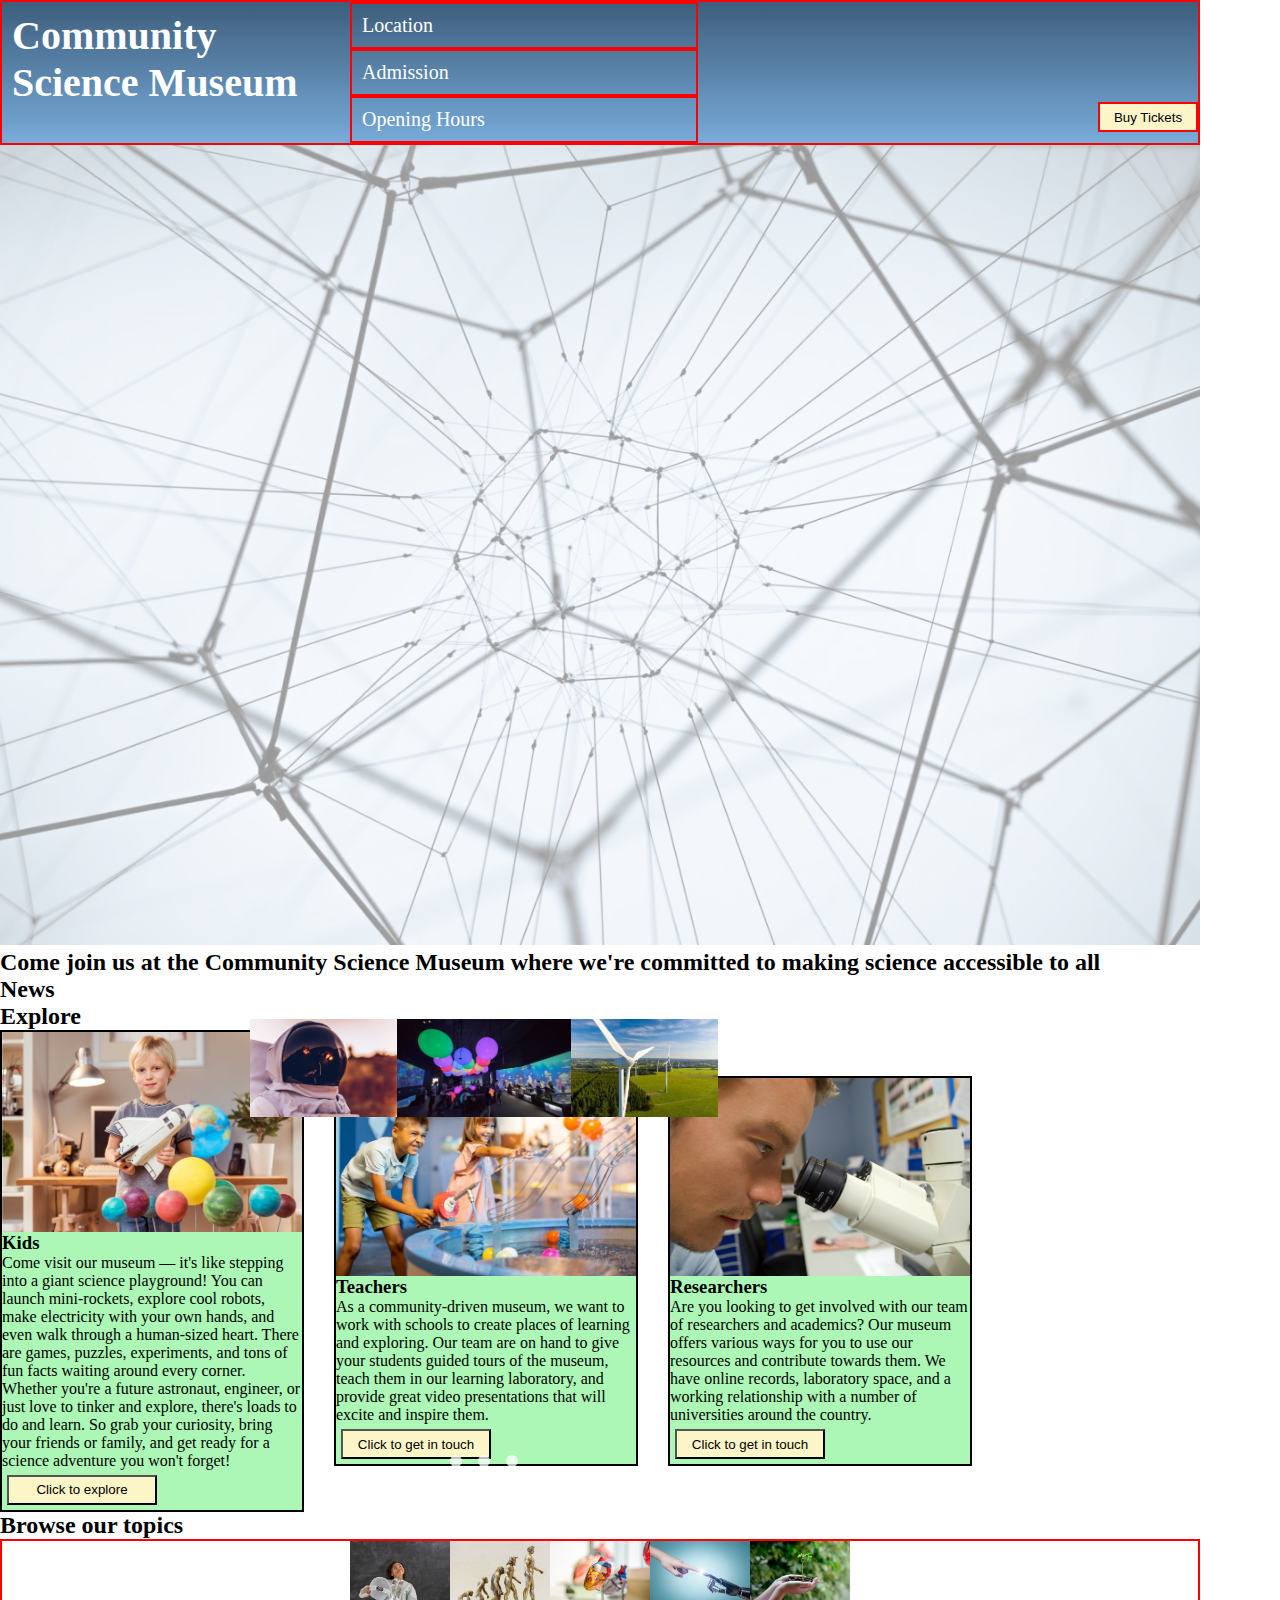
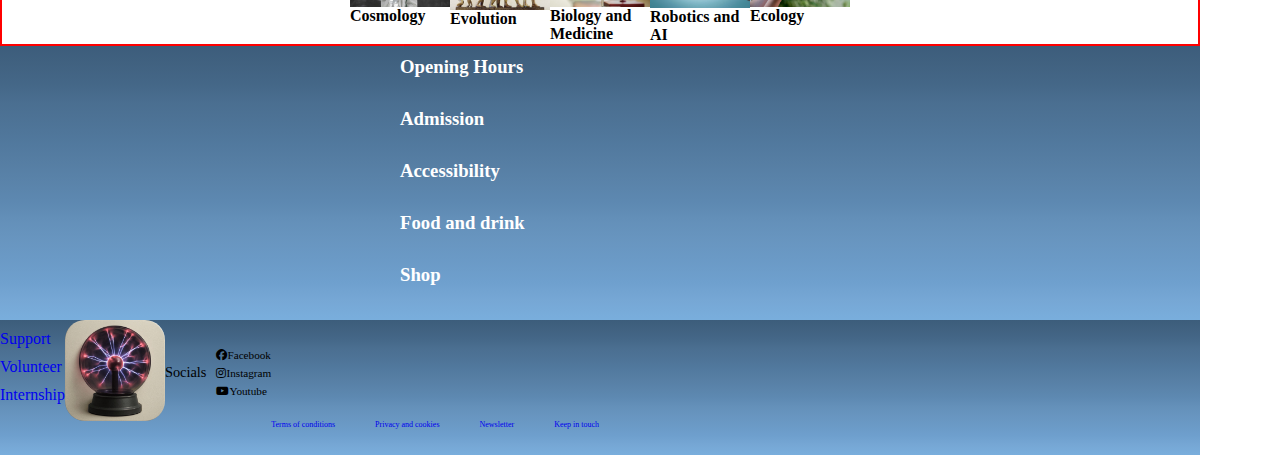
<file: index.html>
<!DOCTYPE html>
<html lang="en">
<head>
    <meta charset="UTF-8">
    <meta name="viewport" content="width=device-width, initial-scale=1.0">
    <meta name="description" content="Explore hands-on science exhibits, interactive experiments, and fun learning adventures for kids ages 7-15 at our science museum—where curiosity comes to life.">
    <title>Community Science Museum</title>
    <link rel="icon" type="image/png" sizes="32x32" href="/favicon_io/favicon-32x32.png">
    
    <link rel="stylesheet" href="/css/style.css">
    <link rel="stylesheet" href="/css/variables.css">
    <link rel="stylesheet" href="/css/media.css">
    <link rel="stylesheet" href="https://cdnjs.cloudflare.com/ajax/libs/font-awesome/6.7.2/css/all.min.css" integrity="sha512-Evv84Mr4kqVGRNSgIGL/F/aIDqQb7xQ2vcrdIwxfjThSH8CSR7PBEakCr51Ck+w+/U6swU2Im1vVX0SVk9ABhg==" crossorigin="anonymous" referrerpolicy="no-referrer">
</head>
<body>
 <header>
    <input type="checkbox" id="menu-checkbox">
    <label for="menu-checkbox" class="hamburger-icon"><i class="fa-solid fa-bars"></i></label>
    <nav>
        <a href="index.html"><h1>Community Science Museum</h1></a>
        <ul>
            <li><a href="#location">Location</a></li>
            <li><a href="#admission">Admission</a></li>
            <li><a href="#opening-hours">Opening Hours</a></li>
        </ul>
        <button>Buy Tickets</button>
    </nav>
 </header> 
 <main>
    <div class="front-page">
        <img src="images/william-bout-264826.jpg" alt="">
        <h2>Come join us at the Community Science Museum where we're committed to making science accessible to all</h2>
    </div>
        <h2>News</h2>
    <section class="container">
        <div class="slider-wrapper">
            <div class="slider">
                <a href="aeronautics.html"><img src="images/6.jpg" alt="" id="slide-1"></a>
                <a href="night.html"><img src="images/11.jpg" alt="" id="slide-2"></a>
                <a href="energetics.html"><img src="images/9.jpg" alt="" id="slide-3"></a>
            </div>
            <div class="slider-nav">
                <a href="#slide-1"></a>
                <a href="#slide-2"></a>
                <a href="#slide-3"></a>
            </div>
        </div>
     </section>
        <h2>Explore</h2>
    <section class="info-card-wrapper">
        <article class="info-card">
            <img src="images/5.jpg" alt="">
            <h3>Kids</h3>
            <p>Come visit our museum — it's like stepping into a giant science playground! You can launch mini-rockets, explore cool robots, make electricity with your own hands, and even walk through a human-sized heart. There are games, puzzles, experiments, and tons of fun facts waiting around every corner. Whether you're a future astronaut, engineer, or just love to tinker and explore, there's loads to do and learn. So grab your curiosity, bring your friends or family, and get ready for a science adventure you won't forget!</p>
            <button>Click to explore</button>
        </article>
        <article class="info-card">
            <img src="images/18.jpg" alt="">
            <h3>Teachers</h3>
            <p>As a community-driven museum, we want to work with schools to create places of learning and exploring. Our team are on hand to give your students guided tours of the museum, teach them in our learning laboratory, and provide great video presentations that will excite and inspire them.
            </p>
            <button>Click to get in touch</button>
        </article>
        <article class="info-card">
            <img src="images/people-219985_1280.jpg" alt="">
            <h3>Researchers</h3>
            <p>Are you looking to get involved with our team of researchers and academics? Our museum offers various ways for you to use our resources and contribute towards them. We have online records, laboratory space, and a working relationship with a number of universities around the country.</p>
            <button>Click to get in touch</button>
        </article>
    </section>
    <div class="topic-headline">
        <h2>Browse our topics</h2>
    </div>
    <section class="topic-cards">
        <article>
            <img src="images/4.jpg" alt="">
            <p>Cosmology</p>
        </article>
        <article>
            <img src="/images/22.jpg" alt="">
            <p>Evolution</p>
        </article>
        <article>
            <img src="/images/heart-2607178_1920.jpg" alt="">
            <p>Biology and Medicine</p>
        </article>
        <article>
            <img src="/images/24.jpg" alt="">
            <p>Robotics and AI</p>
        </article>
        <article>
            <img src="/images/23.jpg" alt="">
            <p>Ecology</p>
        </article>
    </section>
    <section class="information">
        <div class="map" id="location">
            <p>Kjelsåsveien 143, 0491 Oslo</p>
            <iframe src="https://www.google.com/maps/embed?pb=!1m18!1m12!1m3!1d15977.051718134016!2d10.783515940264323!3d59.96314273116476!2m3!1f0!2f0!3f0!3m2!1i1024!2i768!4f13.1!3m3!1m2!1s0x464171e7ee7ede69%3A0x3f728e95cf11fb30!2sNorwegian%20Museum%20of%20Science%20and%20Technology!5e0!3m2!1sen!2sno!4v1746216249233!5m2!1sen!2sno" width="350" height="250" style="border:0;" allowfullscreen="" loading="lazy" referrerpolicy="no-referrer-when-downgrade"></iframe>
        </div>
        <div>
            <div id="opening-hours">
                <h3>Opening Hours</h3>
                <p>Monday-Friday: 10:00-16:00</p>
                <p>Saturday: 11:00-15:00</p>
                <p>Sunday: 12:00-15:00</p>
            </div>
            <div id="admission">
                <h3>Admission</h3>
                <p>The entrance is free for all.
                    There are guided tours of the museum that leave every hour. These tours are 70 NOK per person and include a handy printed guide of the museum.
                    If you would like to organise a guided tour for your group of 6 or more people, please contact us to arrange the tour.</p>
            </div>
            <div>
                <h3>Accessibility</h3>
                <p>The museum has wheelchair accessibility ramps. It also has audio guides and braille display signs for the visually impaired.</p>
            </div>
            <div>
                <h3>Food and drink</h3>
                <p>There is a café attached to the museum where you can get light lunches, soft drinks, coffee, snacks and more.</p>
            </div>
            <div>
                <h3>Shop</h3>
                <p>Our shop offers a range of memorabilia from the museum as well as great gifts and activity packs that allow you to continue to explore science even after you've left the museum.</p>
            </div>
        </div>
    </section>
</main> 

<footer class="footer">
    <div class="top-section">
        <div class="left-side">
            <ul>
                <li><a href="temporary.html">Support</a></li>
                <li><a href="temporary.html">Volunteer</a></li>
                <li><a href="temporary.html">Internship</a></li>
            </ul>
        </div>  
    <div class="logo-container">
        <img class="logo" src="images/logo.jpg" alt="plasma globe">
    </div>
        <div class="social-icons">
            <p>Socials</p>
            <div class="icons">
                <li><a href="https://www.facebook.com/"><i class="fa-brands fa-facebook"></i>Facebook</a></li>
                <li><a href="https://www.instagram.com/"><i class="fa-brands fa-instagram"></i>Instagram</a></li>
                <li><a href="https://www.youtube.com/"><i class="fa-brands fa-youtube"></i>Youtube</a></li>
            </div>
        </div>
    </div>
    <div class="bottom-links">
        <ul>
            <li><a href="temporary.html">Terms of conditions</a></li>
            <li><a href="temporary.html">Privacy and cookies</a></li>
            <li><a href="temporary.html">Newsletter</a></li>
            <li><a href="temporary.html">Keep in touch</a></li>
        </ul>
    </div>
    
</footer>
</body>
</html>
</file>
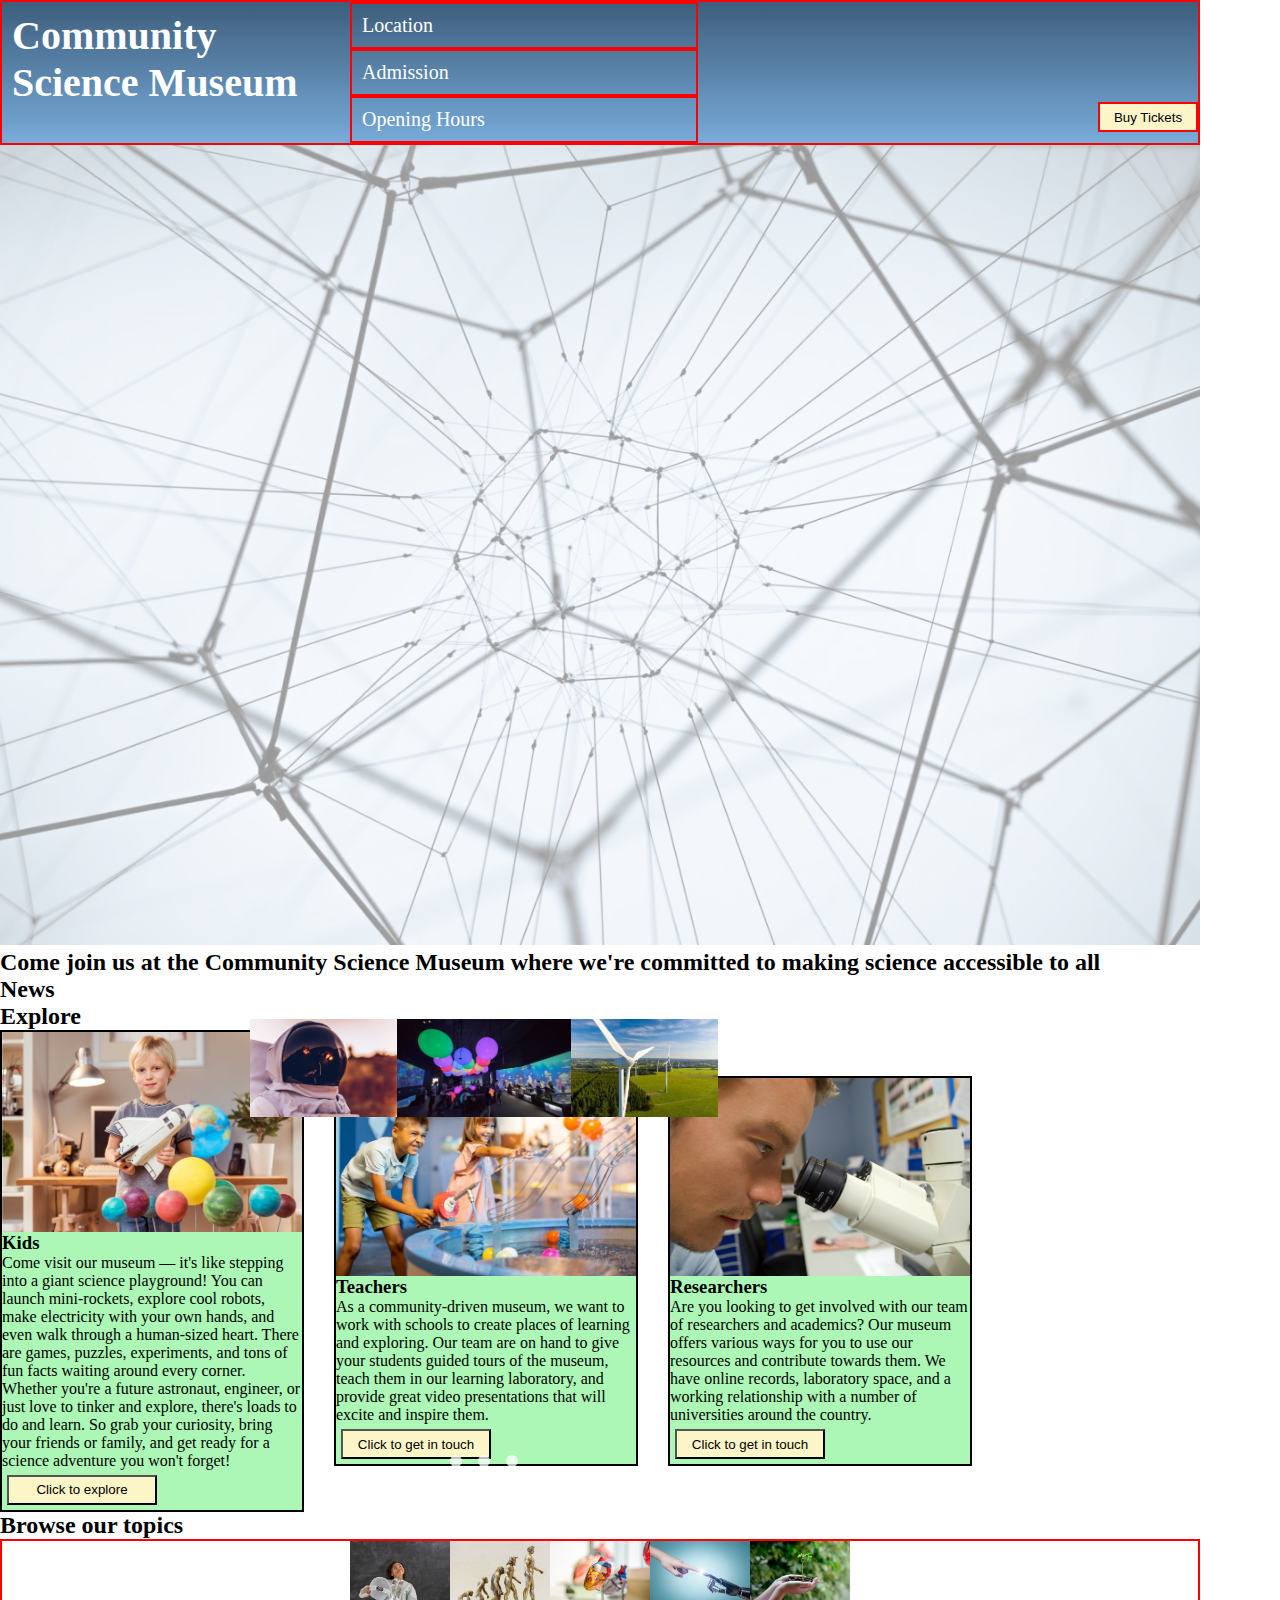
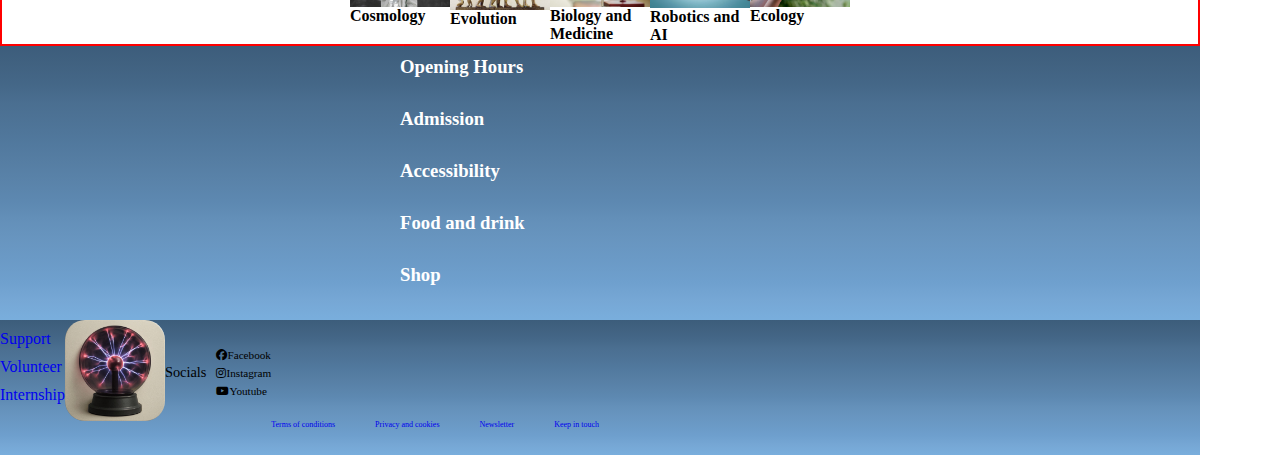
<file: Semester project/index.html>
<!DOCTYPE html>
<html lang="en">
<head>
    <meta charset="UTF-8">
    <meta name="viewport" content="width=device-width, initial-scale=1.0">
    <meta name="description" content="Explore hands-on science exhibits, interactive experiments, and fun learning adventures for kids ages 7-15 at our science museum—where curiosity comes to life.">
    <title>Community Science Museum</title>
    <link rel="apple-touch-icon" sizes="180x180" href="/favicon_io/apple-touch-icon.png">
    <link rel="icon" type="image/png" sizes="32x32" href="/favicon_io/favicon-32x32.png">
    <link rel="icon" type="image/png" sizes="16x16" href="/favicon_io/favicon-16x16.png">
    <link rel="manifest" href="/favicon_io/site.webmanifest">
    <link rel="stylesheet" href="/css/style.css">
    <link rel="stylesheet" href="/css/variables.css">
    <link rel="stylesheet" href="/css/media.css">
    <link rel="stylesheet" href="https://cdnjs.cloudflare.com/ajax/libs/font-awesome/6.7.2/css/all.min.css" integrity="sha512-Evv84Mr4kqVGRNSgIGL/F/aIDqQb7xQ2vcrdIwxfjThSH8CSR7PBEakCr51Ck+w+/U6swU2Im1vVX0SVk9ABhg==" crossorigin="anonymous" referrerpolicy="no-referrer">
</head>
<body>
 <header>
    <input type="checkbox" id="menu-checkbox">
    <label for="menu-checkbox" class="hamburger-icon"><i class="fa-solid fa-bars"></i></label>
    <nav>
        <a href="index.html"><h1>Community Science Museum</h1></a>
        <ul>
            <li><a href="#location">Location</a></li>
            <li><a href="#admission">Admission</a></li>
            <li><a href="#opening-hours">Opening Hours</a></li>
        </ul>
        <button>Buy Tickets</button>
    </nav>
 </header> 
 <main>
    <div class="front-page">
        <img src="images/william-bout-264826.jpg" alt="">
        <h2>Come join us at the Community Science Museum where we're committed to making science accessible to all</h2>
    </div>
        <h2>News</h2>
    <section class="container">
        <div class="slider-wrapper">
            <div class="slider">
                <a href="aeronautics.html"><img src="images/6.jpg" alt="" id="slide-1"></a>
                <a href="night.html"><img src="images/11.jpg" alt="" id="slide-2"></a>
                <a href="energetics.html"><img src="images/9.jpg" alt="" id="slide-3"></a>
            </div>
            <div class="slider-nav">
                <a href="#slide-1"></a>
                <a href="#slide-2"></a>
                <a href="#slide-3"></a>
            </div>
        </div>
     </section>
        <h2>Explore</h2>
    <section class="info-card-wrapper">
        <article class="info-card">
            <img src="images/5.jpg" alt="">
            <h3>Kids</h3>
            <p>Come visit our museum — it's like stepping into a giant science playground! You can launch mini-rockets, explore cool robots, make electricity with your own hands, and even walk through a human-sized heart. There are games, puzzles, experiments, and tons of fun facts waiting around every corner. Whether you're a future astronaut, engineer, or just love to tinker and explore, there's loads to do and learn. So grab your curiosity, bring your friends or family, and get ready for a science adventure you won't forget!</p>
            <button>Click to explore</button>
        </article>
        <article class="info-card">
            <img src="images/18.jpg" alt="">
            <h3>Teachers</h3>
            <p>As a community-driven museum, we want to work with schools to create places of learning and exploring. Our team are on hand to give your students guided tours of the museum, teach them in our learning laboratory, and provide great video presentations that will excite and inspire them.
            </p>
            <button>Click to get in touch</button>
        </article>
        <article class="info-card">
            <img src="images/people-219985_1280.jpg" alt="">
            <h3>Researchers</h3>
            <p>Are you looking to get involved with our team of researchers and academics? Our museum offers various ways for you to use our resources and contribute towards them. We have online records, laboratory space, and a working relationship with a number of universities around the country.</p>
            <button>Click to get in touch</button>
        </article>
    </section>
    <div class="topic-headline">
        <h2>Browse our topics</h2>
    </div>
    <section class="topic-cards">
        <article>
            <img src="images/4.jpg" alt="">
            <p>Cosmology</p>
        </article>
        <article>
            <img src="/images/22.jpg" alt="">
            <p>Evolution</p>
        </article>
        <article>
            <img src="/images/heart-2607178_1920.jpg" alt="">
            <p>Biology and Medicine</p>
        </article>
        <article>
            <img src="/images/24.jpg" alt="">
            <p>Robotics and AI</p>
        </article>
        <article>
            <img src="/images/23.jpg" alt="">
            <p>Ecology</p>
        </article>
    </section>
    <section class="information">
        <div class="map" id="location">
            <p>Kjelsåsveien 143, 0491 Oslo</p>
            <iframe src="https://www.google.com/maps/embed?pb=!1m18!1m12!1m3!1d15977.051718134016!2d10.783515940264323!3d59.96314273116476!2m3!1f0!2f0!3f0!3m2!1i1024!2i768!4f13.1!3m3!1m2!1s0x464171e7ee7ede69%3A0x3f728e95cf11fb30!2sNorwegian%20Museum%20of%20Science%20and%20Technology!5e0!3m2!1sen!2sno!4v1746216249233!5m2!1sen!2sno" width="350" height="250" style="border:0;" allowfullscreen="" loading="lazy" referrerpolicy="no-referrer-when-downgrade"></iframe>
        </div>
        <div>
            <div id="opening-hours">
                <h3>Opening Hours</h3>
                <p>Monday-Friday: 10:00-16:00</p>
                <p>Saturday: 11:00-15:00</p>
                <p>Sunday: 12:00-15:00</p>
            </div>
            <div id="admission">
                <h3>Admission</h3>
                <p>The entrance is free for all.
                    There are guided tours of the museum that leave every hour. These tours are 70 NOK per person and include a handy printed guide of the museum.
                    If you would like to organise a guided tour for your group of 6 or more people, please contact us to arrange the tour.</p>
            </div>
            <div>
                <h3>Accessibility</h3>
                <p>The museum has wheelchair accessibility ramps. It also has audio guides and braille display signs for the visually impaired.</p>
            </div>
            <div>
                <h3>Food and drink</h3>
                <p>There is a café attached to the museum where you can get light lunches, soft drinks, coffee, snacks and more.</p>
            </div>
            <div>
                <h3>Shop</h3>
                <p>Our shop offers a range of memorabilia from the museum as well as great gifts and activity packs that allow you to continue to explore science even after you've left the museum.</p>
            </div>
        </div>
    </section>
</main> 

<footer class="footer">
    <div class="top-section">
        <div class="left-side">
            <ul>
                <li><a href="temporary.html">Support</a></li>
                <li><a href="temporary.html">Volunteer</a></li>
                <li><a href="temporary.html">Internship</a></li>
            </ul>
        </div>  
    <div class="logo-container">
        <img class="logo" src="images/logo.jpg" alt="plasma globe">
    </div>
        <div class="social-icons">
            <p>Socials</p>
            <div class="icons">
                <li><a href="https://www.facebook.com/"><i class="fa-brands fa-facebook"></i>Facebook</a></li>
                <li><a href="https://www.instagram.com/"><i class="fa-brands fa-instagram"></i>Instagram</a></li>
                <li><a href="https://www.youtube.com/"><i class="fa-brands fa-youtube"></i>Youtube</a></li>
            </div>
        </div>
    </div>
    <div class="bottom-links">
        <ul>
            <li><a href="temporary.html">Terms of conditions</a></li>
            <li><a href="temporary.html">Privacy and cookies</a></li>
            <li><a href="temporary.html">Newsletter</a></li>
            <li><a href="temporary.html">Keep in touch</a></li>
        </ul>
    </div>
    
</footer>
</body>
</html>
</file>
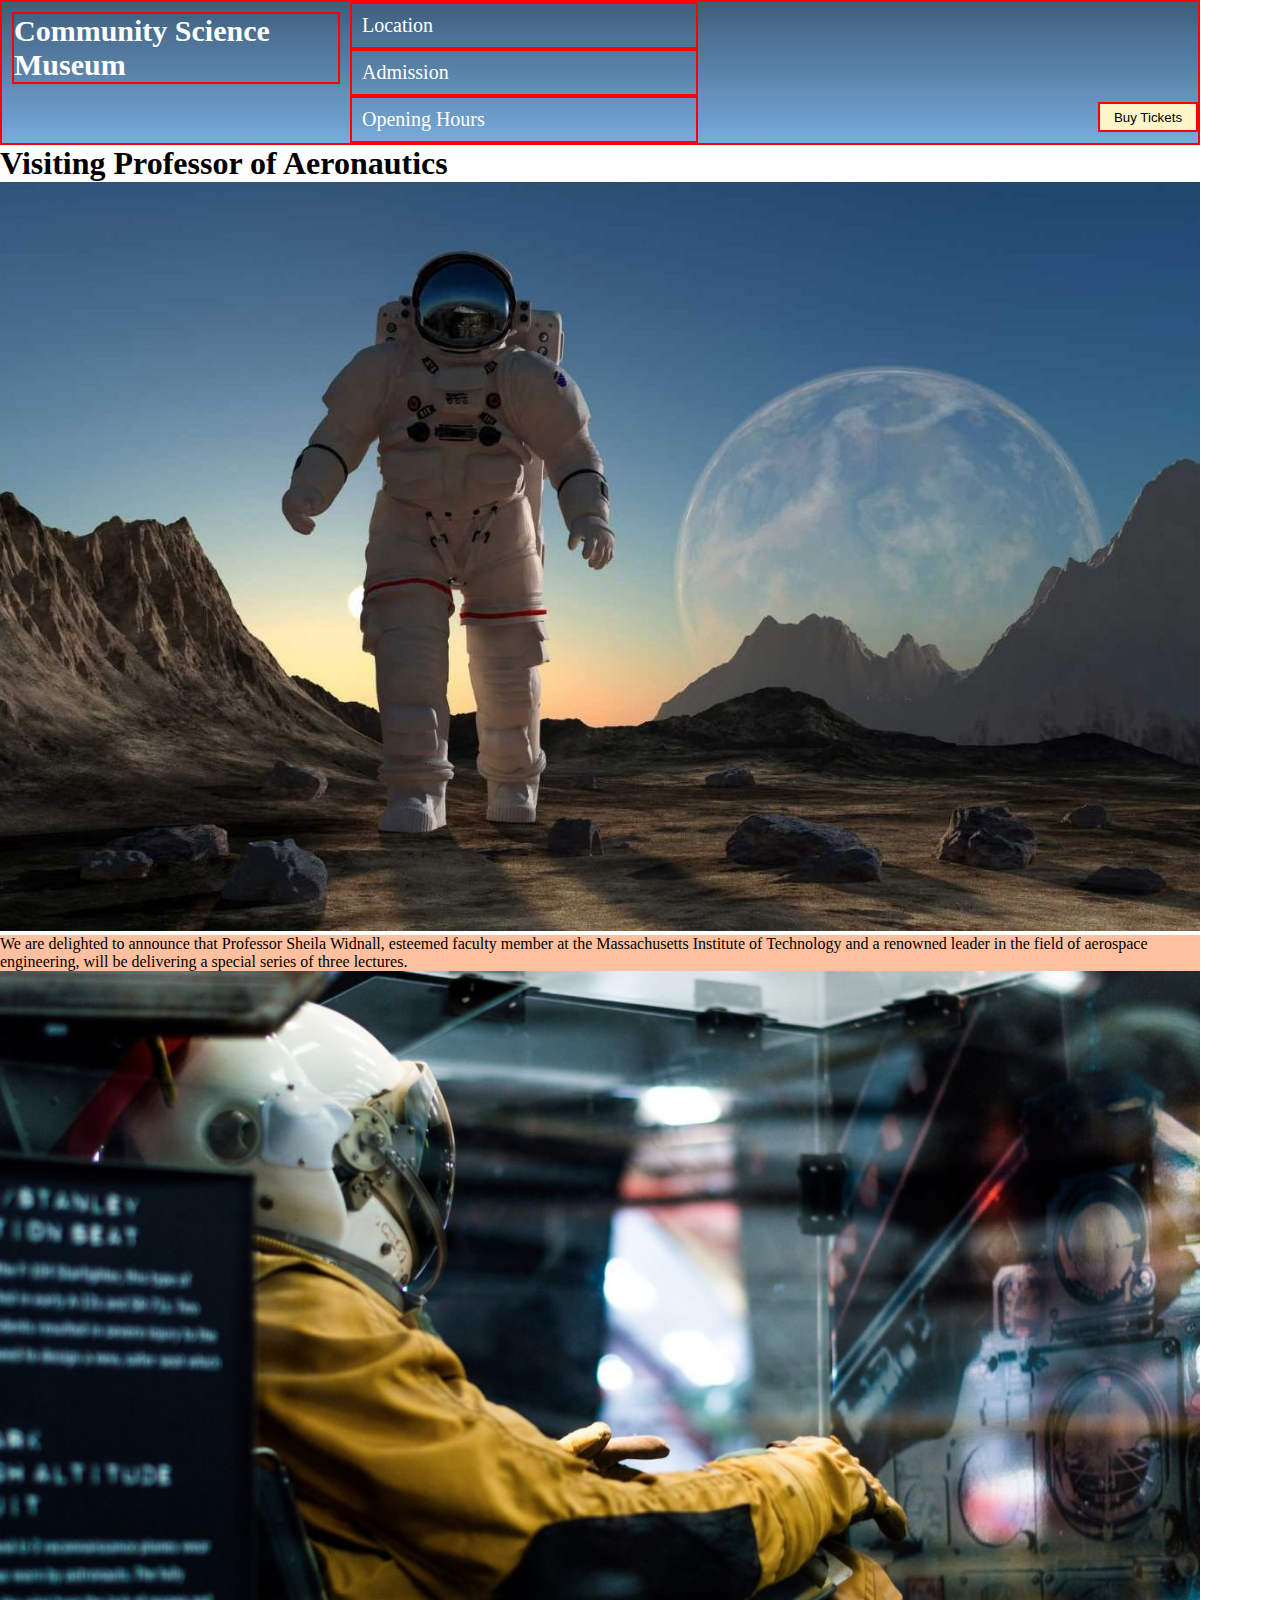
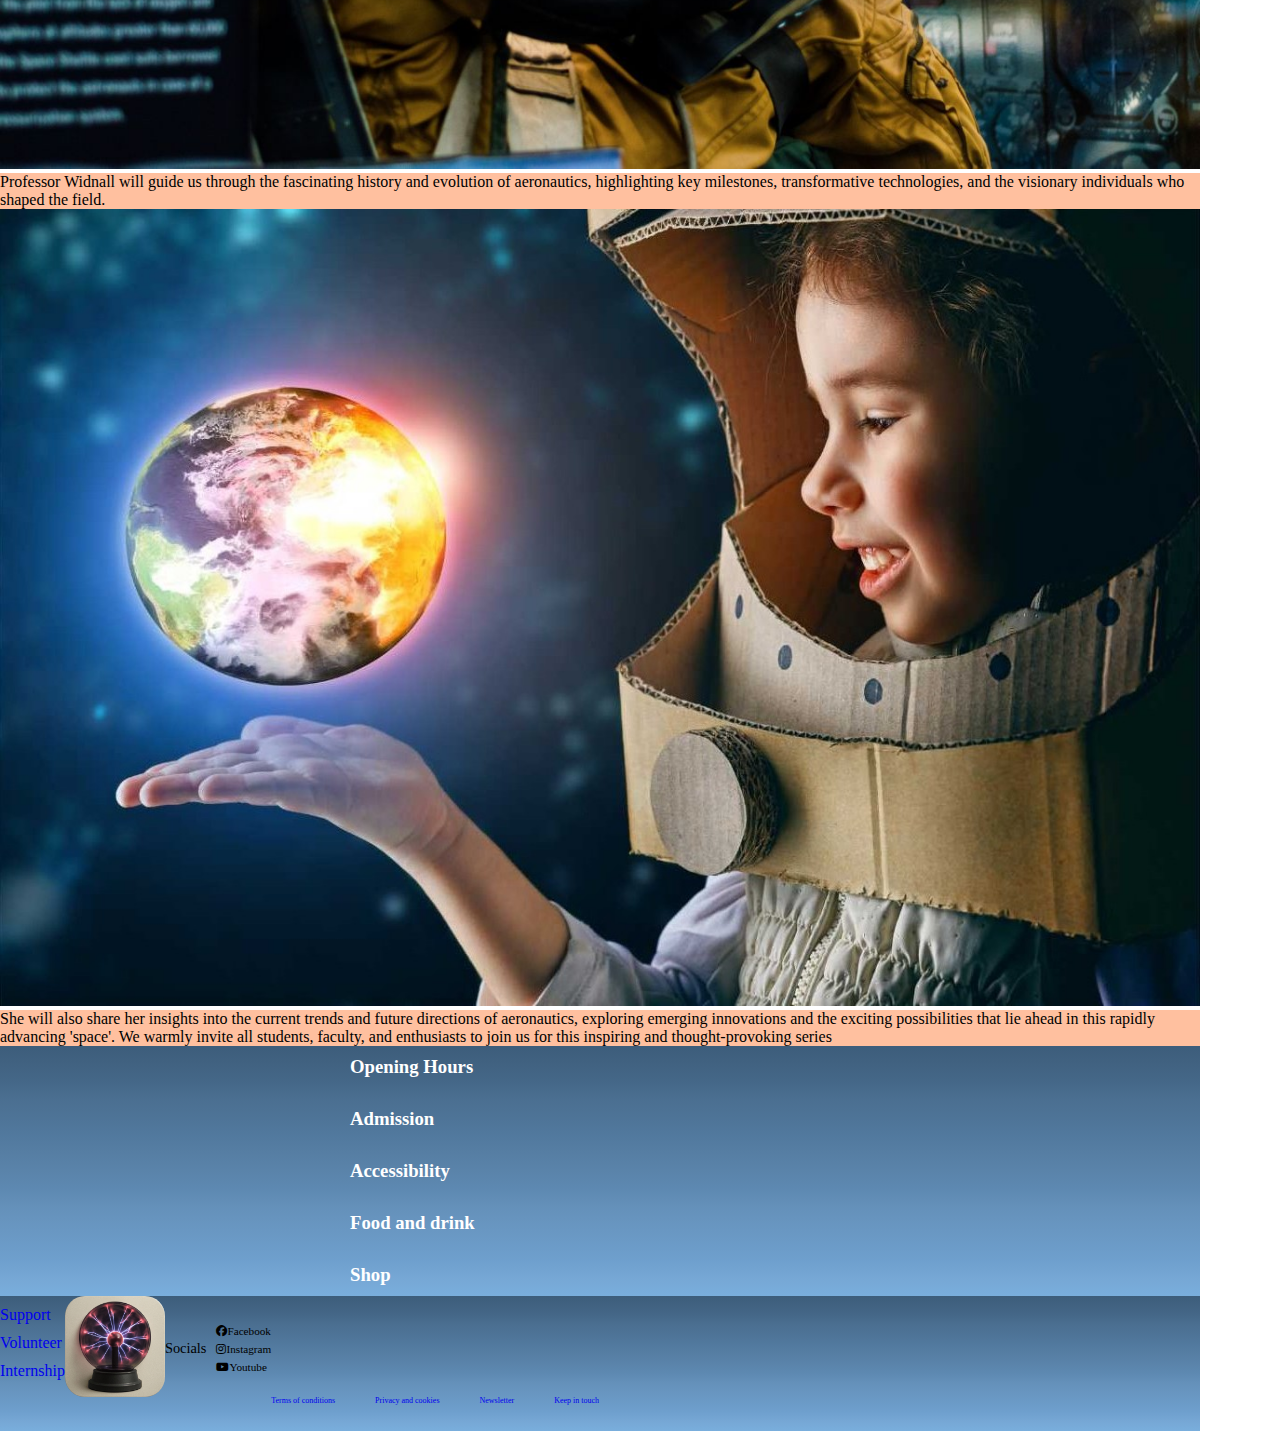
<file: aeronautics.html>
<!DOCTYPE html>
<html lang="en">
    <head>
        <meta charset="UTF-8">
        <meta name="viewport" content="width=device-width, initial-scale=1.0">
        <meta name="description" content="">
        <title>Community Science Museum</title>
        <link rel="apple-touch-icon" sizes="180x180" href="/favicon_io/apple-touch-icon.png">
        <link rel="icon" type="image/png" sizes="32x32" href="/favicon_io/favicon-32x32.png">
        <link rel="icon" type="image/png" sizes="16x16" href="/favicon_io/favicon-16x16.png">
        <link rel="manifest" href="/favicon_io/site.webmanifest">
        <link rel="stylesheet" href="/css/style.css">
        <link rel="stylesheet" href="/css/variables.css">
        <link rel="stylesheet" href="/css/media.css">
        <link rel="stylesheet" href="https://cdnjs.cloudflare.com/ajax/libs/font-awesome/6.7.2/css/all.min.css" integrity="sha512-Evv84Mr4kqVGRNSgIGL/F/aIDqQb7xQ2vcrdIwxfjThSH8CSR7PBEakCr51Ck+w+/U6swU2Im1vVX0SVk9ABhg==" crossorigin="anonymous" referrerpolicy="no-referrer">
    </head>
<body>
    <header>
        <input type="checkbox" id="menu-checkbox">
        <label for="menu-checkbox" class="hamburger-icon"><i class="fa fa-bars"></i></label>
        <nav>
            <a href="index.html"><h2>Community Science Museum</h2></a>
            <ul>
                <li><a href="#location">Location</a></li>
                <li><a href="#admission">Admission</a></li>
                <li><a href="#opening-hours">Opening Hours</a></li>
            </ul>
            <button>Buy Tickets</button>
        </nav>
     </header>  
 <main>
    <div class="aeronautics">
        <h1>Visiting Professor of Aeronautics</h1>
        <img src="images/1.jpg" alt="">
        <p>We are delighted to announce that Professor Sheila Widnall, esteemed faculty member at the Massachusetts Institute of Technology and a renowned leader in the field of aerospace engineering, will be delivering a special series of three lectures.</p> 
   </div>
   <div class="aeronautics">
        <img src="images/andrew-ruiz-348421.jpg" alt="">
        <p>Professor Widnall will guide us through the fascinating history and evolution of aeronautics, highlighting key milestones, transformative technologies, and the visionary individuals who shaped the field.</p>
</div>
<div class="aeronautics">
   <img src="images/3.jpg" alt="">
   <p>She will also share her insights into the current trends and future directions of aeronautics, exploring emerging innovations and the exciting possibilities that lie ahead in this rapidly advancing 'space'. We warmly invite all students, faculty, and enthusiasts to join us for this inspiring and thought-provoking series</p>
</div>
<section class="information">
    <div class="map" id="location">
        <p>Kjelsåsveien 143, 0491 Oslo</p>
        <iframe src="https://www.google.com/maps/embed?pb=!1m18!1m12!1m3!1d15977.051718134016!2d10.783515940264323!3d59.96314273116476!2m3!1f0!2f0!3f0!3m2!1i1024!2i768!4f13.1!3m3!1m2!1s0x464171e7ee7ede69%3A0x3f728e95cf11fb30!2sNorwegian%20Museum%20of%20Science%20and%20Technology!5e0!3m2!1sen!2sno!4v1746216249233!5m2!1sen!2sno" width="300" height="200" style="border:0;" allowfullscreen="" loading="lazy" referrerpolicy="no-referrer-when-downgrade"></iframe>
    </div>
    <div>
        <div id="opening-hours">
            <h3>Opening Hours</h3>
            <p>Monday-Friday: 10:00-16:00</p>
            <p>Saturday: 11:00-15:00</p>
            <p>Sunday: 12:00-15:00</p>
        </div>
        <div id="admission">
            <h3>Admission</h3>
            <p>The entrance is free for all.
                There are guided tours of the museum that leave every hour. These tours are 70 NOK per person and include a handy printed guide of the museum.
                If you would like to organise a guided tour for your group of 6 or more people, please contact us to arrange the tour.</p>
        </div>
        <div>
            <h3>Accessibility</h3>
            <p>The museum has wheelchair accessibility ramps. It also has audio guides and braille display signs for the visually impaired.</p>
        </div>
        <div>
            <h3>Food and drink</h3>
            <p>There is a café attached to the museum where you can get light lunches, soft drinks, coffee, snacks and more.</p>
        </div>
        <div>
            <h3>Shop</h3>
            <p>Our shop offers a range of memorabilia from the museum as well as great gifts and activity packs that allow you to continue to explore science even after you've left the museum.</p>
        </div>
    </div>
</section>
 </main> 

 <footer class="footer">
    <div class="top-section">
        <div class="left-side">
            <ul>
                <li><a href="temporary.html">Support</a></li>
                <li><a href="temporary.html">Volunteer</a></li>
                <li><a href="temporary.html">Internship</a></li>
            </ul>
        </div>  
    <div class="logo-container">
        <img class="logo" src="images/logo.jpg" alt="plasma globe">
    </div>
        <div class="social-icons">
            <p>Socials</p>
            <div class="icons">
                <li><a href="https://www.facebook.com/"><i class="fa-brands fa-facebook"></i>Facebook</a></li>
                <li><a href="https://www.instagram.com/"><i class="fa-brands fa-instagram"></i>Instagram</a></li>
                <li><a href="https://www.youtube.com/"><i class="fa-brands fa-youtube"></i>Youtube</a></li>
            </div>
        </div>
    </div>
    <div class="bottom-links">
        <ul>
            <li><a href="temporary.html">Terms of conditions</a></li>
            <li><a href="temporary.html">Privacy and cookies</a></li>
            <li><a href="temporary.html">Newsletter</a></li>
            <li><a href="temporary.html">Keep in touch</a></li>
        </ul>
    </div>
    
</footer>
</body>
</html>
</file>
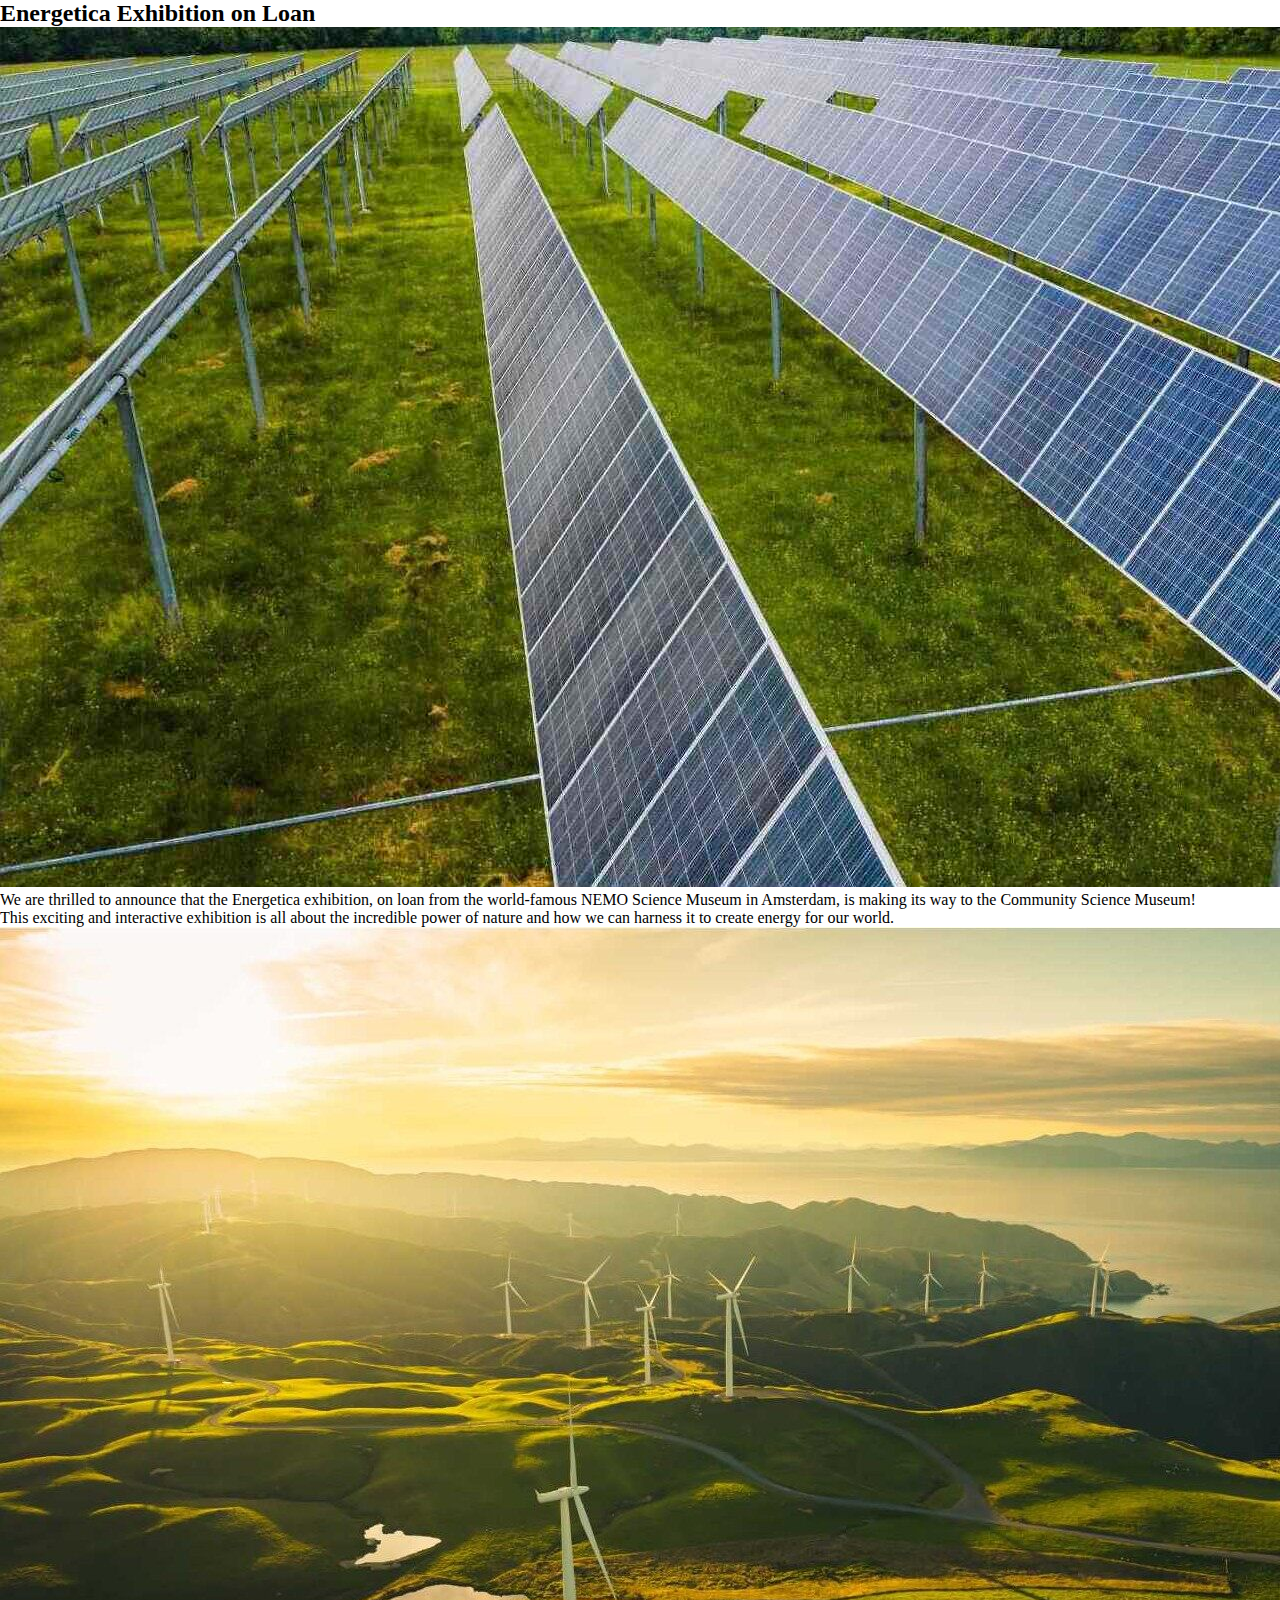
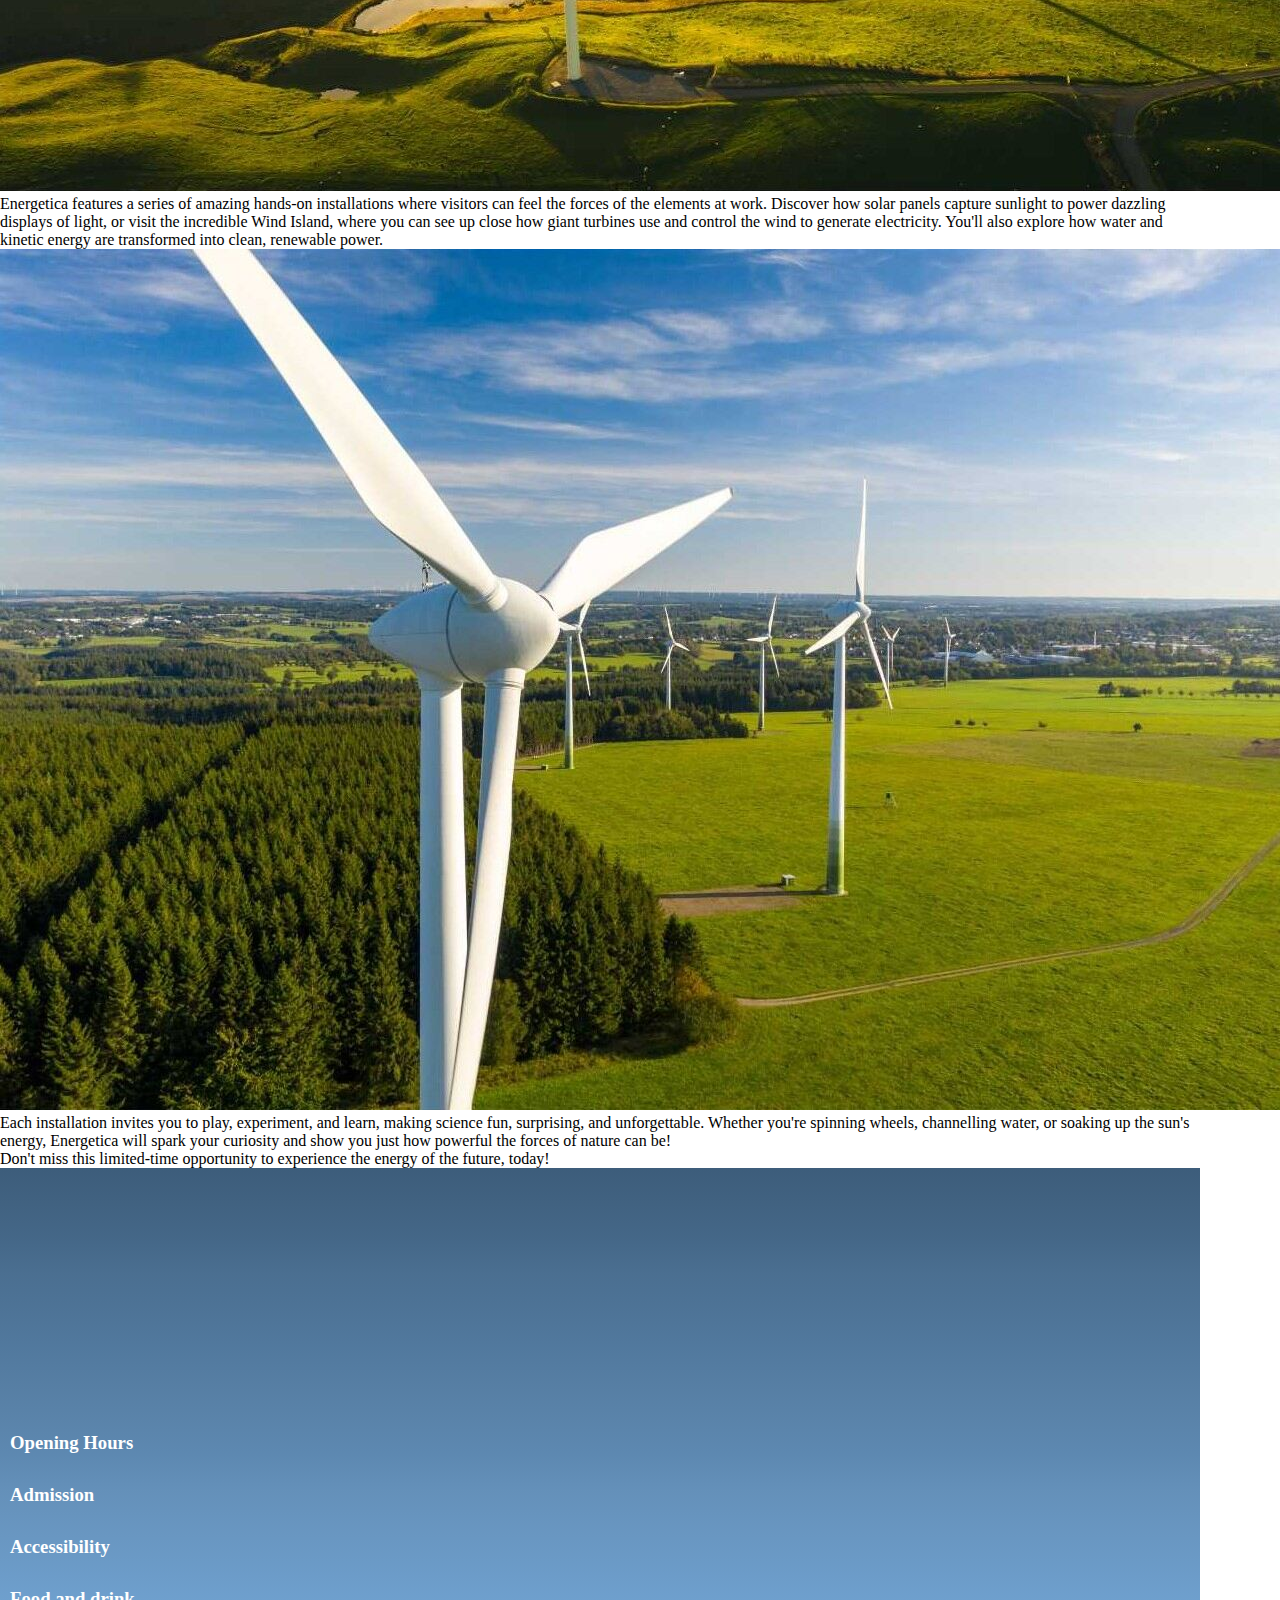
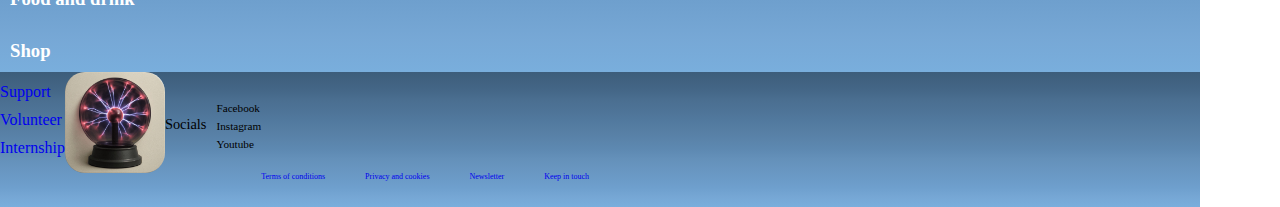
<file: energetics.html>
<!DOCTYPE html>
<html lang="en">
    <head>
        <meta charset="UTF-8">
        <meta name="viewport" content="width=device-width, initial-scale=1.0">
        <meta name="description" content="">
        <title>Community Science Museum</title>
        <link rel="apple-touch-icon" sizes="180x180" href="/favicon_io/apple-touch-icon.png">
        <link rel="icon" type="image/png" sizes="32x32" href="/favicon_io/favicon-32x32.png">
        <link rel="icon" type="image/png" sizes="16x16" href="/favicon_io/favicon-16x16.png">
        <link rel="manifest" href="/favicon_io/site.webmanifest">
        <link rel="stylesheet" href="/css/style.css">
    </head>
<body>
    <header>
        <nav>
            <h1>Community Science Museum</h1>
            <ul>
                <li><a href="#location">Location</a></li>
                <li><a href="#admission">Admission</a></li>
                <li><a href="#opening-hours">Opening Hours</a></li>
            </ul>
            <input type="checkbox" id="menu-checkbox">
        <label for="menu-checkbox" class="hamburger-icon"><i class="fa fa-bars"></i></label>
            <button>Buy Tickets</button>
        </nav>
     </header>  
 <main>
    <h2>Energetica Exhibition on Loan</h2>
    <img src="images/8.jpg" alt="">
    <p>We are thrilled to announce that the Energetica exhibition, on loan from the world-famous NEMO Science Museum in Amsterdam, is making its way to the Community Science Museum! This exciting and interactive exhibition is all about the incredible power of nature and how we can harness it to create energy for our world.</p>
     <img src="images/7.jpg" alt="">
     <p>Energetica features a series of amazing hands-on installations where visitors can feel the forces of the elements at work. Discover how solar panels capture sunlight to power dazzling displays of light, or visit the incredible Wind Island, where you can see up close how giant turbines use and control the wind to generate electricity. You'll also explore how water and kinetic energy are transformed into clean, renewable power.</p>
     <img src="images/9.jpg" alt="">
     <p>Each installation invites you to play, experiment, and learn, making science fun, surprising, and unforgettable. Whether you're spinning wheels, channelling water, or soaking up the sun's energy, Energetica will spark your curiosity and show you just how powerful the forces of nature can be!
    <br>Don't miss this limited-time opportunity to experience the energy of the future, today!</p>
    <section class="information">
        <div class="map" id="location">
            <p>Kjelsåsveien 143, 0491 Oslo</p>
            <iframe src="https://www.google.com/maps/embed?pb=!1m18!1m12!1m3!1d15977.051718134016!2d10.783515940264323!3d59.96314273116476!2m3!1f0!2f0!3f0!3m2!1i1024!2i768!4f13.1!3m3!1m2!1s0x464171e7ee7ede69%3A0x3f728e95cf11fb30!2sNorwegian%20Museum%20of%20Science%20and%20Technology!5e0!3m2!1sen!2sno!4v1746216249233!5m2!1sen!2sno" width="350" height="250" style="border:0;" allowfullscreen="" loading="lazy" referrerpolicy="no-referrer-when-downgrade"></iframe>
        </div>
        <div>
            <div id="opening-hours">
                <h3>Opening Hours</h3>
                <p>Monday-Friday: 10:00-16:00</p>
                <p>Saturday: 11:00-15:00</p>
                <p>Sunday: 12:00-15:00</p>
            </div>
            <div id="admission">
                <h3>Admission</h3>
                <p>The entrance is free for all.
                    There are guided tours of the museum that leave every hour. These tours are 70 NOK per person and include a handy printed guide of the museum.
                    If you would like to organise a guided tour for your group of 6 or more people, please contact us to arrange the tour.</p>
            </div>
            <div>
                <h3>Accessibility</h3>
                <p>The museum has wheelchair accessibility ramps. It also has audio guides and braille display signs for the visually impaired.</p>
            </div>
            <div>
                <h3>Food and drink</h3>
                <p>There is a café attached to the museum where you can get light lunches, soft drinks, coffee, snacks and more.</p>
            </div>
            <div>
                <h3>Shop</h3>
                <p>Our shop offers a range of memorabilia from the museum as well as great gifts and activity packs that allow you to continue to explore science even after you've left the museum.</p>
            </div>
        </div>
    </section>
 </main> 

<footer class="footer">
    <div class="top-section">
        <div class="left-side">
            <ul>
                <li><a href="temporary.html">Support</a></li>
                <li><a href="temporary.html">Volunteer</a></li>
                <li><a href="temporary.html">Internship</a></li>
            </ul>
        </div>  
    <div class="logo-container">
        <img class="logo" src="images/logo.jpg" alt="plasma globe">
    </div>
        <div class="social-icons">
            <p>Socials</p>
            <div class="icons">
                <li><a href="https://www.facebook.com/"><i class="fa-brands fa-facebook"></i>Facebook</a></li>
                <li><a href="https://www.instagram.com/"><i class="fa-brands fa-instagram"></i>Instagram</a></li>
                <li><a href="https://www.youtube.com/"><i class="fa-brands fa-youtube"></i>Youtube</a></li>
            </div>
        </div>
    </div>
    <div class="bottom-links">
        <ul>
            <li><a href="temporary.html">Terms of conditions</a></li>
            <li><a href="temporary.html">Privacy and cookies</a></li>
            <li><a href="temporary.html">Newsletter</a></li>
            <li><a href="temporary.html">Keep in touch</a></li>
        </ul>
    </div>
</footer>
</body>
</html>
</file>
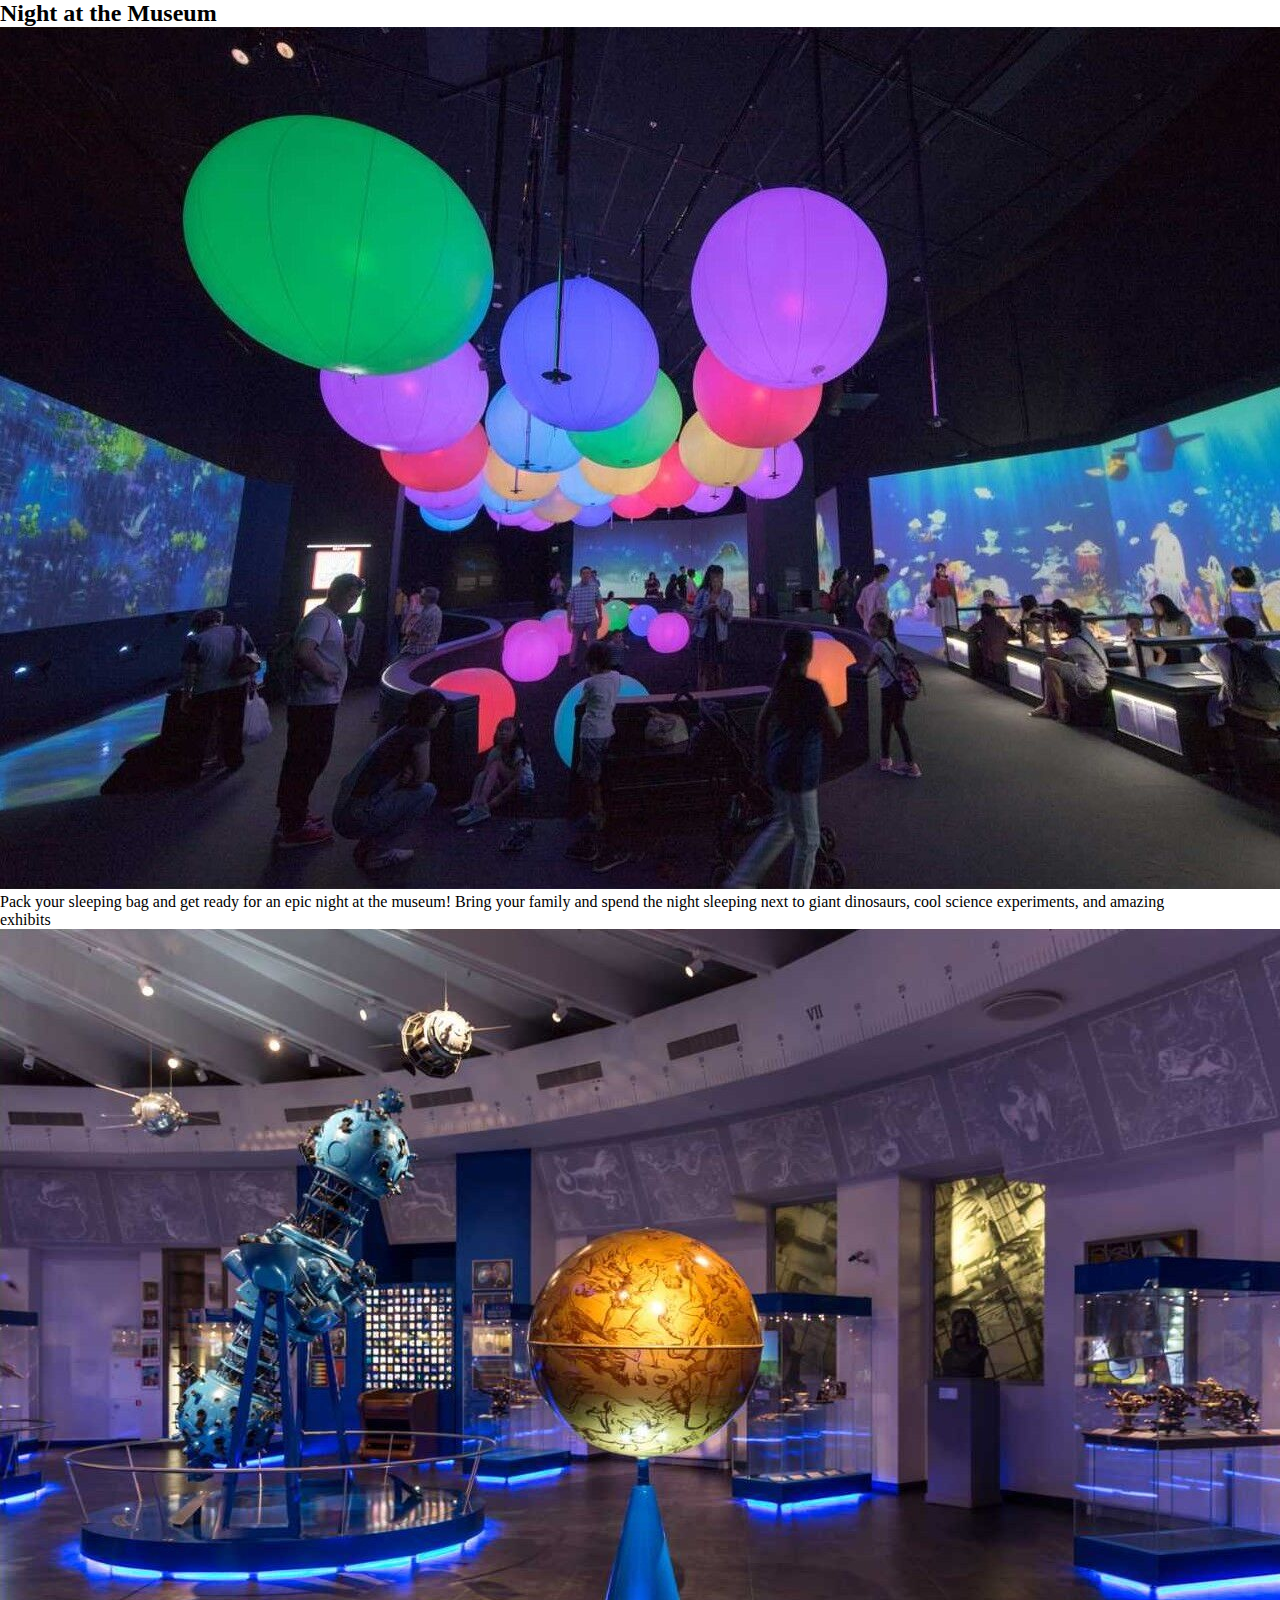
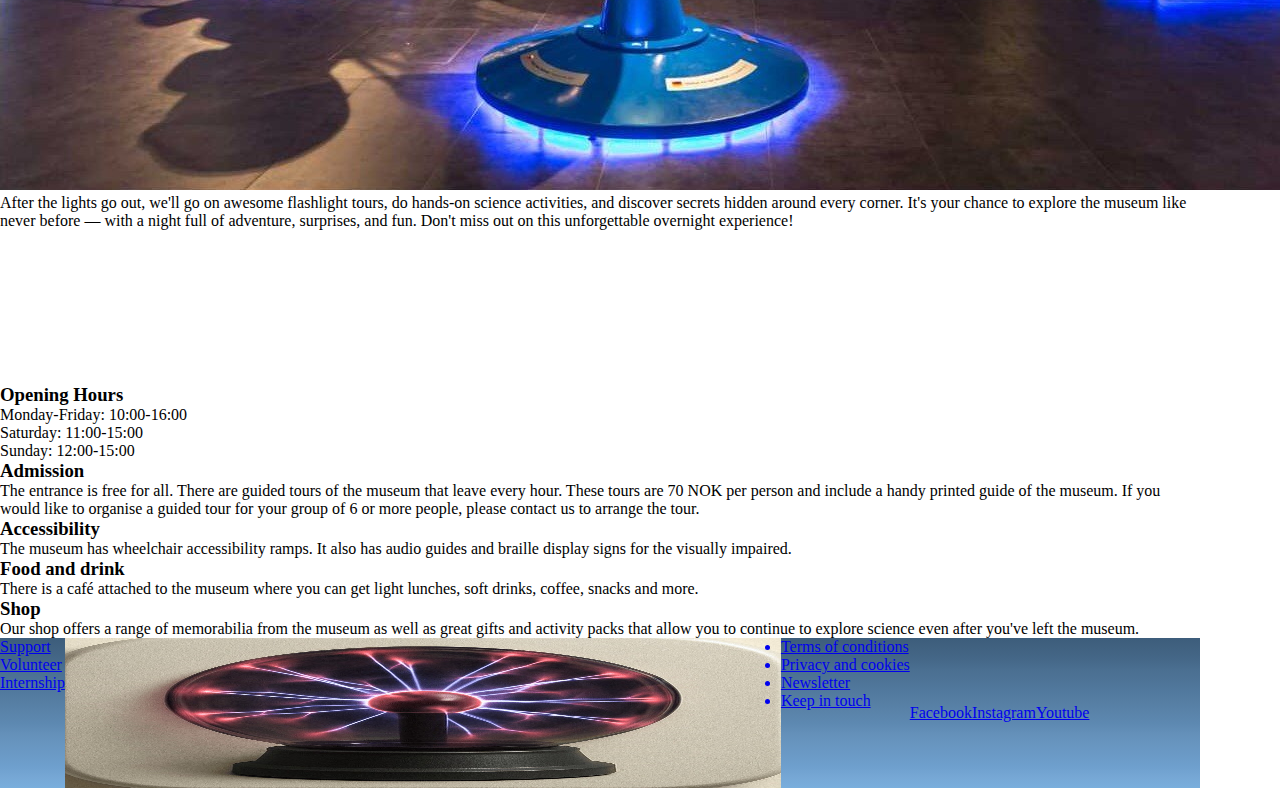
<file: night.html>
<!DOCTYPE html>
<html lang="en">
    <head>
        <meta charset="UTF-8">
        <meta name="viewport" content="width=device-width, initial-scale=1.0">
        <meta name="description" content="">
        <title>Community Science Museum</title>
        <link rel="apple-touch-icon" sizes="180x180" href="/favicon_io/apple-touch-icon.png">
        <link rel="icon" type="image/png" sizes="32x32" href="/favicon_io/favicon-32x32.png">
        <link rel="icon" type="image/png" sizes="16x16" href="/favicon_io/favicon-16x16.png">
        <link rel="manifest" href="/favicon_io/site.webmanifest">
        <link rel="stylesheet" href="/css/style.css">
    </head>
<body>
    <header>
        <nav>
            <h1>Community Science Museum</h1>
            <ul>
                <li><a href="#location">Location</a></li>
                <li><a href="#admission">Admission</a></li>
                <li><a href="#opening-hours">Opening Hours</a></li>
            </ul>
            <input type="checkbox" id="menu-checkbox">
        <label for="menu-checkbox" class="hamburger-icon"><i class="fa fa-bars"></i></label>
            <button>Buy Tickets</button>
        </nav>
     </header>  
 <main>
    <h2>Night at the Museum</h2>
    <img src="images/11.jpg" alt="">
     <p>Pack your sleeping bag and get ready for an epic night at the museum! Bring your family and spend the night sleeping next to giant dinosaurs, cool science experiments, and amazing exhibits</p>
     <img src="images/12.jpg" alt="">
     <p>After the lights go out, we'll go on awesome flashlight tours, do hands-on science activities, and discover secrets hidden around every corner. It's your chance to explore the museum like never before — with a night full of adventure, surprises, and fun. Don't miss out on this unforgettable overnight experience!</p>
    <section>
        <div class="map" id="location">
            <iframe src="" frameborder="0"></iframe>
        </div>
        <div>
            <div id="opening-hours">
                <h3>Opening Hours</h3>
                <p>Monday-Friday: 10:00-16:00</p>
                <p>Saturday: 11:00-15:00</p>
                <p>Sunday: 12:00-15:00</p>
            </div>
            <div id="admission">
                <h3>Admission</h3>
                <p>The entrance is free for all.
                    There are guided tours of the museum that leave every hour. These tours are 70 NOK per person and include a handy printed guide of the museum.
                    If you would like to organise a guided tour for your group of 6 or more people, please contact us to arrange the tour.</p>
            </div>
            <div>
                <h3>Accessibility</h3>
                <p>The museum has wheelchair accessibility ramps. It also has audio guides and braille display signs for the visually impaired.</p>
            </div>
            <div>
                <h3>Food and drink</h3>
                <p>There is a café attached to the museum where you can get light lunches, soft drinks, coffee, snacks and more.</p>
            </div>
            <div>
                <h3>Shop</h3>
                <p>Our shop offers a range of memorabilia from the museum as well as great gifts and activity packs that allow you to continue to explore science even after you've left the museum.</p>
            </div>
        </div>
    </section>
 </main> 

 <footer>
    <ul>
        <a href="temporary.html"><li>Support</li></a>
        <a href="temporary.html"><li>Volunteer</li></a>
        <a href="temporary.html"><li>Internship</li></a>
    </ul>
    <img src="images/logo.jpg" alt="">
    <ul>
        <a href="temporary.html"><li>Terms of conditions</li></a>
        <a href="temporary.html"><li>Privacy and cookies</li></a>
        <a href="temporary.html"><li>Newsletter</li></a>
        <a href="temporary.html"><li>Keep in touch</li></a>
    </ul>
    <div class="social-icons">
        <a href="https://www.facebook.com/"><i class="fa-brands fa-facebook"></i>Facebook</a>
        <a href="https://www.instagram.com/"><i class="fa-brands fa-instagram"></i>Instagram</a>
        <a href="https://www.youtube.com/"><i class="fa-brands fa-youtube"></i>Youtube</a>
      </div>
</footer>
</body>
</html>
</file>
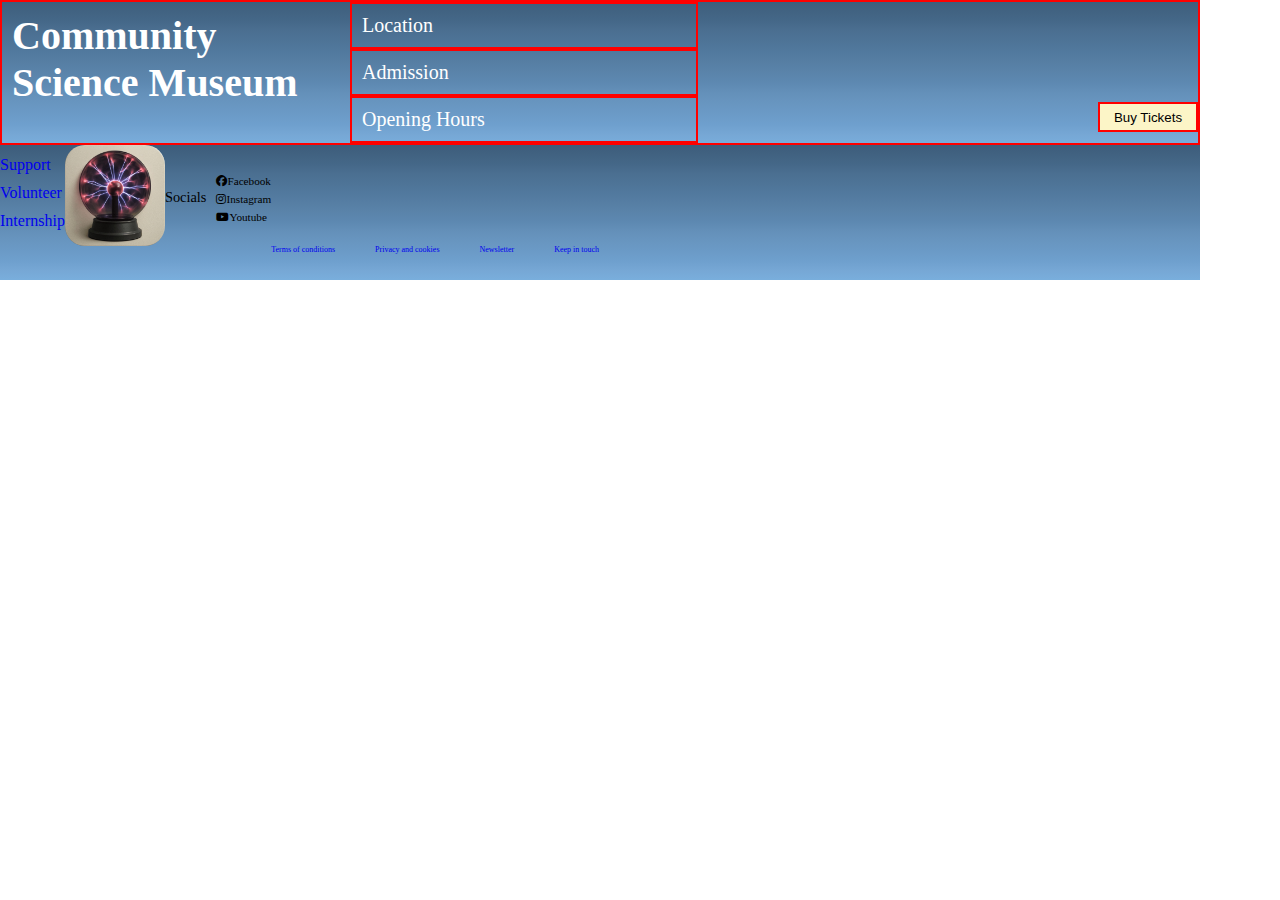
<file: temporary.html>
<!DOCTYPE html>
<html lang="en">
<head>
    <meta charset="UTF-8">
    <meta name="viewport" content="width=device-width, initial-scale=1.0">
    <meta name="description" content="Explore hands-on science exhibits, interactive experiments, and fun learning adventures for kids ages 7-15 at our science museum—where curiosity comes to life.">
    <title>Community Science Museum</title>
    <link rel="apple-touch-icon" sizes="180x180" href="/favicon_io/apple-touch-icon.png">
    <link rel="icon" type="image/png" sizes="32x32" href="/favicon_io/favicon-32x32.png">
    <link rel="icon" type="image/png" sizes="16x16" href="/favicon_io/favicon-16x16.png">
    <link rel="manifest" href="/favicon_io/site.webmanifest">
    <link rel="stylesheet" href="/css/style.css">
    <link rel="stylesheet" href="/css/variables.css">
    <link rel="stylesheet" href="/css/media.css">
    <link rel="stylesheet" href="https://cdnjs.cloudflare.com/ajax/libs/font-awesome/6.7.2/css/all.min.css" integrity="sha512-Evv84Mr4kqVGRNSgIGL/F/aIDqQb7xQ2vcrdIwxfjThSH8CSR7PBEakCr51Ck+w+/U6swU2Im1vVX0SVk9ABhg==" crossorigin="anonymous" referrerpolicy="no-referrer">
</head>
<body>
 <header>
    <input type="checkbox" id="menu-checkbox">
    <label for="menu-checkbox" class="hamburger-icon"><i class="fa-solid fa-bars"></i></label>
    <nav>
        <a href="index.html"><h1>Community Science Museum</h1></a>
        <ul>
            <li><a href="#location">Location</a></li>
            <li><a href="#admission">Admission</a></li>
            <li><a href="#opening-hours">Opening Hours</a></li>
        </ul>
        <button>Buy Tickets</button>
    </nav>
     </header>
     <main>
      
     </main>
<body>
    <footer class="footer">
        <div class="top-section">
            <div class="left-side">
                <ul>
                    <li><a href="temporary.html">Support</a></li>
                    <li><a href="temporary.html">Volunteer</a></li>
                    <li><a href="temporary.html">Internship</a></li>
                </ul>
            </div>  
        <div class="logo-container">
            <img class="logo" src="images/logo.jpg" alt="plasma globe">
        </div>
            <div class="social-icons">
                <p>Socials</p>
                <div class="icons">
                    <li><a href="https://www.facebook.com/"><i class="fa-brands fa-facebook"></i>Facebook</a></li>
                    <li><a href="https://www.instagram.com/"><i class="fa-brands fa-instagram"></i>Instagram</a></li>
                    <li><a href="https://www.youtube.com/"><i class="fa-brands fa-youtube"></i>Youtube</a></li>
                </div>
            </div>
        </div>
        <div class="bottom-links">
            <ul>
                <li><a href="temporary.html">Terms of conditions</a></li>
                <li><a href="temporary.html">Privacy and cookies</a></li>
                <li><a href="temporary.html">Newsletter</a></li>
                <li><a href="temporary.html">Keep in touch</a></li>
            </ul>
        </div>
        
    </footer>
</body>
</html>
</file>
<file: css/style.css>
@import "/css/variables.css";
@import "/css/media.css";

@font-face {

}



*{
    margin: 0;
    padding: 0;
    /* box-sizing: border-box; */
    
}

body {
    max-width: 1200px;
    min-height: 100vh;
    margin: 0;
    display: flex;
    flex-direction: column;
}


header, footer {
    background: linear-gradient(
        180deg,
        hsl(209deg 34% 36%) 0%,
        hsl(209deg 33% 38%) 7%,
        hsl(209deg 33% 40%) 14%,
        hsl(209deg 32% 43%) 21%,
        hsl(209deg 32% 45%) 29%,
        hsl(209deg 32% 47%) 36%,
        hsl(209deg 31% 49%) 43%,
        hsl(209deg 32% 51%) 50%,
        hsl(209deg 35% 53%) 57%,
        hsl(209deg 38% 56%) 64%,
        hsl(209deg 41% 58%) 71%,
        hsl(209deg 45% 60%) 79%,
        hsl(209deg 49% 62%) 86%,
        hsl(209deg 53% 65%) 93%,
        hsl(208deg 59% 67%) 100%);
}

nav, 
#menu-checkbox {
    font-size: 1rem;
    display: none;
}


#menu-checkbox:checked ~ nav {
    display: block;
    margin-left: 10px;
    z-index: 1;
    background-color: #3D5E7C;
}

header {
    position: relative;
}

nav {
    position: absolute;
    left: 20px;
}

nav button {
    border: 1px solid red;
    background-color: var(--button-color);
}

nav a {
    display: block;
    padding: 10px 10px;
    color: #fff;
    text-decoration: none;
    font-size: 1.25rem
}

nav li {
    list-style-type: none;
}
.fa-bars {
    color: #ffffff;
    padding: 10px 0px 0px 10px;
}

.front-page {
    /* position: absolute;
    width: 100vh; */
    /* display: grid;
    grid-template-columns: 1fr;
    grid-template-rows: 1fr; */
}

.front-page h2 {
    /* grid-column: 1;
    grid-row: 1; */
    /* position: relative; */
    
}
.front-page img {
    opacity: 40%;
    max-width: 100%;
}

.container {
    position: absolute;
    width: 500px;
    max-width: 100%;
    padding: 1rem;
    box-sizing: border-box;
}

.slider-wrapper {
    position: relative;
    top: 50%;
    left: 50%;
    max-width: 100rem;
    margin: 0 auto;
    overflow: hidden;
}

.slider {
    display: flex;
    aspect-ratio: 1/1;
    overflow-x: hidden;
    scroll-snap-type: x mandatory;
    scroll-behavior: smooth;
    box-shadow: 0 1.5rem 3rem -0.75rem
    hsla(0, 0%, 0%, 0.2);
}


.slider img {
    width: 100%;
    height: auto;
    flex: 1 0 100%;
    scroll-snap-align: start;
    object-fit: fill;
}

.slider-nav {
    display: flex;
    column-gap: 1rem;
    position: absolute;
    bottom: 1.25rem;
    left: 50%;
    transform: translateX(-50%);
    z-index: 1;
}

.slider-nav a {
    width: .75rem;
    height: .75rem;
    cursor: pointer;
    border-radius: 50%;
    background-color: #fff;
    opacity: 0.75;
    transition: opacity ease .25s;
}

.slider-nav a:hover {
    opacity: 1;
}

.info-card-wrapper {
    display: flex;
    flex-direction: column;
    align-items: center;
    gap: 30px;
}

.info-card {
    border: 2px solid black;
}

.info-card,
.info-card img {
    max-width: 100%;
    background-color: var(--card-color);
    display: block;
}

.info-card button {
    background-color: var(--button-color);
    width: 150px;
    height: 30px;
    margin: 5px;
    align-content: center;
}

.topic-cards img {
    display: grid;
    grid-template-rows: 2fr;
    width: 100%;
}

.topic-cards p {
    font-weight: 700;
}

iframe {
    border-radius: 10px;
}

/* Aeronatics page */
.aeronautics img {
    width: 100%;
    height: auto;
 }

 .aeronautics p {
    background: var(--text-background-color)
 }

 /* Information section */
.information {
    background: var(--foundation-color);
    display: flex;
    flex-direction: column;
    align-items: flex-start;
    padding: 10px;
    color: #fff;
}

.information > div:last-child {
    display: flex;
    flex-direction: column;
    gap: 30px;
}

.infomation h3 {
    font-size: 5em;
    border-bottom: 2px solid #7cc8f8;
    display: inline-block;
    
}

.information p {
    font-size: 1em;
    line-height: 1.6;
    color: #d0e2f2;
    max-width: 600px;
    display: none;
}

.map {
    margin-right: 40px;
}

.map p {
    margin-bottom: 10px; 
    font-size: 1em;
    color: #fff;
}
/* Footer */
footer {
    display: flex;
    flex-direction: row;
    max-height: 150px;
}

.top-section {
    display: flex;
    justify-content: space-between;
    align-items: center;
    margin-bottom: 30px;
}

.left-side ul,
.bottom-links ul {
    list-style: none;
    padding: 0;
    margin: 0;
}

.left-side li,
.bottom-links li {
    margin-bottom: 10px;
}

.left-side a,
.bottom-links a {
    text-decoration: none;
    font-size: 1em;
    transition: 0.3s;
}

.left-side a:hover,
.bottom-links a:hover {
    text-decoration: underline;
}

.logo-container {
    align-self: center;
}

.logo {
    max-width: 100px;
    height: auto;
    border-radius: 20px;
}

.social-icons {
    display: flex;
    justify-content: space-between;
    align-items: center;
}

.social-icons p {
    /* margin-bottom: 10px; */
    font-size: 0.9em;
}

.icons a {
    margin-left: 10px;
    font-size: .7em;
    transition: color .3s;
    color: #000;
}

.icons li,
.icons a {
    list-style-type: none;
    text-decoration: none;
}

.icons a:hover {
    color: white;
}

.bottom-links ul {
    display: flex;
    justify-content: center;
    gap: 40px;
    margin-top: 100px;
    font-size: 0.5em;
}
</file>
<file: css/media.css>
@media (min-width:600px) {
    nav {
        display: block;
        position: static;
        border: 2px solid red;
    }

    .hamburger-icon {
        display: none;
    }

    nav h2,
    nav li,
    nav button {
        list-style-type: none;
        border: 2px solid red;
    }

    nav {
        display: grid;
        grid-template-columns: repeat(3, 1fr);
    }

    nav button {
        height: 30px;
        width: 100px;
        margin-top: 100px;
        margin-left: 400px;
        background-color: var(--button-color);
    }

   .information {
        display: flex;
        flex-direction: row;
    }

    .topic-cards {
        display: grid;
        grid-template-columns: 100px 100px 100px 100px 100px;
        place-content: center;
        border: 2px solid red;
       

    }
}

@media (max-width: 768px) {
    .top-section {
      flex-direction: column;
      align-items: center;
      text-align: center;
    }
  
    .left-side ul {
      margin-bottom: 20px;
    }
  
    .logo {
      width: 100px;
      margin: 20px 0;
    }
  
    .social-icons {
      text-align: center;
    }
  
    .icons a {
      margin: 0 8px;
      font-size: 1.3em;
    }
  
    .bottom-links ul {
      flex-direction: column;
      align-items: center;
      gap: 10px;
    }
  }

  @media (min-width:500px) {
    .info-card-wrapper {
         display: flex;
         flex-direction: row;
    }

    .info-card {
        width: 300px;
    }
  }
</file>
<file: css/variables.css>
:root {
    --foundation-color: linear-gradient(
          180deg,
          hsl(209deg 34% 36%) 0%,
          hsl(209deg 33% 38%) 7%,
          hsl(209deg 33% 40%) 14%,
          hsl(209deg 32% 43%) 21%,
          hsl(209deg 32% 45%) 29%,
          hsl(209deg 32% 47%) 36%,
          hsl(209deg 31% 49%) 43%,
          hsl(209deg 32% 51%) 50%,
          hsl(209deg 35% 53%) 57%,
          hsl(209deg 38% 56%) 64%,
          hsl(209deg 41% 58%) 71%,
          hsl(209deg 45% 60%) 79%,
          hsl(209deg 49% 62%) 86%,
          hsl(209deg 53% 65%) 93%,
          hsl(208deg 59% 67%) 100%
        );
}

:root {
   --card-color: #ADF7B6;
  --button-color: #FCF5C7;
  --text-background-color: #FFC09F;
}
</file>
